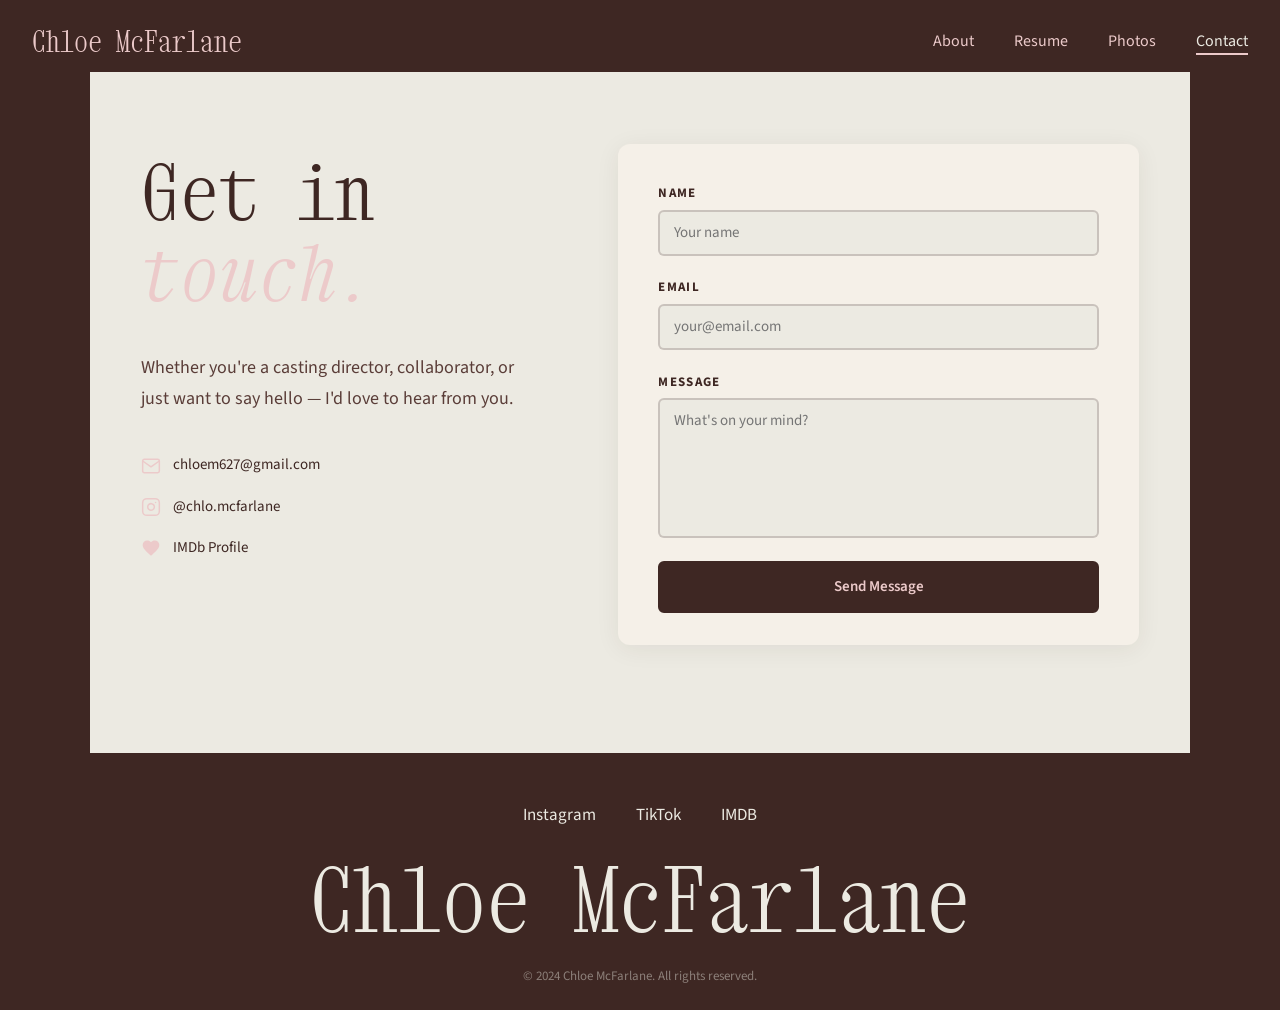
<file: contact.html>
<!doctype html>
<html lang="en">
<head>
    <title>Contact | Chloe McFarlane</title>
    <meta charset="utf-8" />
    <meta name="viewport" content="width=device-width, initial-scale=1, shrink-to-fit=no" />
    <link rel="preconnect" href="https://cdn.jsdelivr.net" crossorigin>
    <link rel="preconnect" href="https://fonts.googleapis.com">
    <link rel="preconnect" href="https://fonts.gstatic.com" crossorigin>
    <link href="https://cdn.jsdelivr.net/npm/bootstrap@5.3.2/dist/css/bootstrap.min.css" rel="stylesheet" integrity="sha384-T3c6CoIi6uLrA9TneNEoa7RxnatzjcDSCmG1MXxSR1GAsXEV/Dwwykc2MPK8M2HN" crossorigin="anonymous" />
    <link rel="stylesheet" href="/css/styles-contact.css" />
    <style>
        @import url('https://fonts.googleapis.com/css2?family=Source+Sans+3:ital,wght@0,200..900;1,200..900&family=Xanh+Mono:ital@0;1&display=swap');
    </style>
</head>
<body>

    <!-- ===================== NAV — matches index.html exactly ===================== -->
    <header>
        <nav class="navbar">

            <a class="navbar-brand" href="index.html">Chloe McFarlane</a>

            <div class="nav-menu" id="navMenu">
                <a href="index.html">About</a>
                <a href="../src/ChloeMcFarlaneResume.pdf" target="_blank">Resume</a>
                <a href="photos.html">Photos</a>
                <a href="contact.html" class="nav-active">Contact</a>
            </div>

            <button class="nav-toggle" id="navToggle" aria-label="Toggle navigation">
                <span></span>
                <span></span>
                <span></span>
            </button>

        </nav>
    </header>

    <main>
        <div class="contact-wrapper">

            <!-- Left: heading + info -->
            <div class="contact-left">
                <h1 class="contact-heading">Get in<br><em>touch.</em></h1>
                <p class="contact-sub">Whether you're a casting director, collaborator, or just want to say hello — I'd love to hear from you.</p>

                <div class="contact-details">
                    <div class="contact-detail-item">
                        <svg viewBox="0 0 24 24" fill="none" stroke-width="1.8" stroke-linecap="round" stroke-linejoin="round" aria-hidden="true">
                            <path d="M4 4h16c1.1 0 2 .9 2 2v12c0 1.1-.9 2-2 2H4c-1.1 0-2-.9-2-2V6c0-1.1.9-2 2-2z"/><polyline points="22,6 12,13 2,6"/>
                        </svg>
                        <a href="mailto:chloem627@gmail.com">chloem627@gmail.com</a>
                    </div>
                    <div class="contact-detail-item">
                        <svg viewBox="0 0 24 24" fill="none" stroke-width="1.8" stroke-linecap="round" stroke-linejoin="round" aria-hidden="true">
                            <rect x="2" y="2" width="20" height="20" rx="5" ry="5"/><path d="M16 11.37A4 4 0 1 1 12.63 8 4 4 0 0 1 16 11.37z"/><line x1="17.5" y1="6.5" x2="17.51" y2="6.5"/>
                        </svg>
                        <a href="https://www.instagram.com/chlo.mcfarlane/" target="_blank">@chlo.mcfarlane</a>
                    </div>
                    <div class="contact-detail-item">
                        <svg class="learn-heart" viewBox="0 0 24 24" aria-hidden="true">
                            <path d="M12 21.35l-1.45-1.32C5.4 15.36 2 12.28 2 8.5 2 5.42 4.42 3 7.5 3c1.74 0 3.41.81 4.5 2.09C13.09 3.81 14.76 3 16.5 3 19.58 3 22 5.42 22 8.5c0 3.78-3.4 6.86-8.55 11.54L12 21.35z"/>
                        </svg>
                        <a href="https://www.imdb.com/name/nm13423305/" target="_blank">IMDb Profile</a>
                    </div>
                </div>
            </div>

            <!-- Right: form -->
            <div class="contact-right">
                <form id="contactForm" action="https://formspree.io/f/mkgeegky" method="POST" novalidate>

                    <div class="field-group">
                        <label for="name">Name</label>
                        <input type="text" id="name" name="name" placeholder="Your name" autocomplete="name" required />
                        <span class="field-error" id="nameError">Please enter your name.</span>
                    </div>

                    <div class="field-group">
                        <label for="emailAddress">Email</label>
                        <input type="email" id="emailAddress" name="email" placeholder="your@email.com" autocomplete="email" required />
                        <span class="field-error" id="emailError">Please enter a valid email address.</span>
                    </div>

                    <div class="field-group">
                        <label for="message">Message</label>
                        <textarea id="message" name="text" placeholder="What's on your mind?" required></textarea>
                        <span class="field-error" id="messageError">Please write a message.</span>
                    </div>

                    <!-- Success / error banners — hidden until JS shows them -->
                    <div class="form-banner form-success" id="formSuccess" aria-live="polite">
                        <svg viewBox="0 0 24 24" fill="none" stroke="currentColor" stroke-width="2.5" stroke-linecap="round" stroke-linejoin="round"><polyline points="20 6 9 17 4 12"/></svg>
                        Message sent! I'll be in touch soon.
                    </div>
                    <div class="form-banner form-error" id="formError" aria-live="polite">
                        <svg viewBox="0 0 24 24" fill="none" stroke="currentColor" stroke-width="2.5" stroke-linecap="round" stroke-linejoin="round"><circle cx="12" cy="12" r="10"/><line x1="12" y1="8" x2="12" y2="12"/><line x1="12" y1="16" x2="12.01" y2="16"/></svg>
                        Something went wrong. Please try again or email me directly.
                    </div>

                    <button type="submit" id="submitBtn" class="submit-btn">
                        <span class="btn-label">Send Message</span>
                        <span class="btn-sending" aria-hidden="true">Sending…</span>
                    </button>

                </form>
            </div>

        </div>
    </main>

    <!-- ===================== FOOTER — matches index.html ===================== -->
    <footer>
        <div class="footer-wrapper">
            <ul id="socials-links">
                <li><a href="https://www.instagram.com/chlo.mcfarlane/" target="_blank">Instagram</a></li>
                <li><a href="https://www.tiktok.com/@peachyfuckenkeen?is_from_webapp=1&sender_device=pc" target="_blank">TikTok</a></li>
                <li><a href="https://www.imdb.com/name/nm13423305/" target="_blank">IMDB</a></li>
            </ul>
            <h3 id="footer-message">Chloe McFarlane</h3>
            <p class="footer-copy">&copy; 2024 Chloe McFarlane. All rights reserved.</p>
        </div>
    </footer>

    <script src="https://cdn.jsdelivr.net/npm/bootstrap@5.3.2/dist/js/bootstrap.bundle.min.js" integrity="sha384-C6RzsynM9kWDrMNeT87bh95OGNyZPhcTNXj1NW7RuBCsyN/o0jlpcV8Qyq46cDfL" crossorigin="anonymous" defer></script>
    <script src="/js/contact.js" defer></script>
</body>
</html>
</file>
<file: css/styles-contact.css>
/* ========================================
   CSS VARIABLES — COLOUR PALETTE
   Every colour on the site lives here. Change a value once
   and it updates everywhere. Add new colours here, never inline.
   (This identical block is at the top of style-index.css,
   style-photos.css and styles-contact.css — keep them in sync.)
   ======================================== */
   :root {
    /* ---- Brand palette ---- */
    --espresso:       #3E2723;   /* primary dark brown — nav, footer, buttons, headings */
    --cream:          #ECEAE2;   /* page background / light text on dark */
    --blush:          #eccaca;   /* signature pink — nav links, accents */
    --blush-mid:      #e0bfbf;   /* scrollbar track */
    --blush-deep:     #d4b5b5;   /* image placeholder, button pressed state */
    --orchid:         #e6a8c8;   /* hero name */
    --cocoa:          #5a3d38;   /* soft body copy */
    --burgundy:       #510f0f;   /* testimonials background */
    --crimson:        #7f1d1d;   /* accent borders, errors, hover states */
    --crimson-bright: #8b1a16;   /* text-link hover */
    --brick:          #c6302c;   /* project card tint base */
    --sand:           #e0d8ce;   /* photo tile placeholder */
    --parchment:      #f5f0e8;   /* contact form card */
    --white:          #fff;      /* lightbox controls */

    /* ---- Derived tints & shadows (built from the palette above) ---- */
    --blush-muted:      color-mix(in srgb, var(--blush) 65%, transparent);   /* testimonial citation */
    --blush-dim:        color-mix(in srgb, var(--blush) 30%, transparent);   /* inactive carousel dot */
    --blush-faint:      color-mix(in srgb, var(--blush) 15%, transparent);   /* carousel arrow hover */
    --blush-wash:       color-mix(in srgb, var(--blush) 35%, transparent);   /* form success background */
    --blush-glow:       color-mix(in srgb, var(--blush) 40%, transparent);   /* input focus ring */
    --cream-muted:      color-mix(in srgb, var(--cream) 45%, transparent);   /* footer copyright */
    --brick-tint:       color-mix(in srgb, var(--brick) 4%, transparent);    /* project cards */
    --crimson-tint:     color-mix(in srgb, var(--crimson) 8%, transparent);  /* form error background */
    --crimson-border:   color-mix(in srgb, var(--crimson) 25%, transparent); /* form error border */
    --espresso-muted:   color-mix(in srgb, var(--espresso) 45%, transparent);/* inactive filter button */
    --espresso-glass:   color-mix(in srgb, var(--espresso) 70%, transparent);/* "View" button on photos */
    --border-subtle:    color-mix(in srgb, var(--espresso) 14%, transparent);/* learn-more card border */
    --border-input:     color-mix(in srgb, var(--espresso) 20%, transparent);/* form field border */
    --shadow-soft:      color-mix(in srgb, var(--espresso) 8%, transparent);
    --shadow-form:      color-mix(in srgb, var(--espresso) 7%, transparent);
    --shadow-card:      color-mix(in srgb, var(--espresso) 12%, transparent);
    --shadow-btn:       color-mix(in srgb, black 20%, transparent);
    --shadow-drawer:    color-mix(in srgb, black 25%, transparent);
    --shadow-photo:     color-mix(in srgb, black 60%, transparent);          /* lightbox image */
    --scrim:            color-mix(in srgb, black 90%, transparent);          /* lightbox backdrop */
    --white-faint:      color-mix(in srgb, var(--white) 8%, transparent);    /* lightbox button */
    --white-soft:       color-mix(in srgb, var(--white) 18%, transparent);   /* lightbox button hover */
    --white-border:     color-mix(in srgb, var(--white) 22%, transparent);   /* lightbox button border */
}

/* ========================================
   FONTS & KEYFRAMES
   ======================================== */
   @keyframes fadeInUp { from { opacity: 0; transform: translateY(20px); } to { opacity: 1; transform: translateY(0); } }
   @keyframes spin     { to { transform: rotate(360deg); } }
   
   /* ========================================
      RESET & BASE
      ======================================== */
   *, *::before, *::after { margin: 0; padding: 0; box-sizing: border-box; }
   
   body {
       font-family: "Source Sans 3", sans-serif;
       background-color: var(--espresso);
       color: var(--espresso);
       line-height: 1.5;
   }
   
   img  { display: block; border-radius: 8px; }
   a    { color: inherit; text-decoration: none; }
   p    { margin: 0; }
   ul   { list-style: none; padding: 0; margin: 0; }
   main { margin-top: 72px; }
   
   /* ========================================
      NAVIGATION — copied 1:1 from style-index.css
      ======================================== */
   .navbar {
       position: fixed;
       top: 0; left: 0; right: 0;
       z-index: 100;
       background-color: var(--espresso);
       padding: 1rem 2rem;
       height: 72px;
       display: flex;
       align-items: center;
       justify-content: space-between;
   }
   
   .navbar-brand {
       font-family: "Xanh Mono", monospace;
       font-size: clamp(20px, 2.5vw, 28px);
       color: var(--blush);
       text-decoration: none;
       white-space: nowrap;
       transition: color 0.3s ease;
   }
   .navbar-brand:hover { color: var(--cream); }
   
   .nav-menu {
       display: flex;
       gap: 2.5rem;
       align-items: center;
       margin-left: auto;
   }
   
   .nav-menu a {
       font-family: "Source Sans 3", sans-serif;
       font-size: 16px;
       color: var(--blush);
       text-decoration: none;
       position: relative;
       padding-bottom: 2px;
       transition: color 0.25s ease;
   }
   .nav-menu a::after {
       content: '';
       position: absolute;
       left: 0; bottom: 0;
       width: 100%; height: 2px;
       background-color: var(--blush);
       transform: scaleX(0);
       transition: transform 280ms ease;
   }
   .nav-menu a:hover           { color: var(--cream); }
   .nav-menu a:hover::after    { transform: scaleX(1); }
   
   /* Active page indicator */
   .nav-active {
       color: var(--cream) !important;
   }
   .nav-active::after {
       transform: scaleX(1) !important;
   }
   
   /* Hamburger */
   .nav-toggle {
       display: none;
       flex-direction: column;
       gap: 5px;
       background: none;
       border: none;
       cursor: pointer;
       padding: 8px;
       z-index: 101;
   }
   .nav-toggle span {
       display: block;
       width: 24px; height: 2px;
       background-color: var(--blush);
       transition: all 0.3s ease;
       border-radius: 2px;
   }
   .nav-toggle.active span:nth-child(1) { transform: rotate(45deg) translate(5px, 5px); }
   .nav-toggle.active span:nth-child(2) { opacity: 0; }
   .nav-toggle.active span:nth-child(3) { transform: rotate(-45deg) translate(5px, -5px); }
   
   /* ========================================
      CONTACT LAYOUT
      Two columns: left = heading + info, right = form
      ======================================== */

    .main{
        background-color: var(--cream);
    }
   .contact-wrapper {
        background-color: var(--cream);
       display: flex;
       flex-direction: row;
       align-items: flex-start;
       gap: 6vw;
       max-width: 1100px;
       margin: 0 auto;
       padding: 8vh 4vw 12vh;
       animation: fadeInUp 0.7s ease-out both;
   }
   
   /* ========================================
      LEFT COLUMN
      ======================================== */
   .contact-left {
       flex: 1;
       display: flex;
       flex-direction: column;
       gap: 2rem;
       padding-top: 0.5rem;
   }
   
   .contact-heading {
       font-family: "Xanh Mono", monospace;
       font-size: clamp(40px, 6vw, 80px);
       line-height: 1.05;
       color: var(--espresso);
   }
   .contact-heading em {
       color: var(--blush);
       font-style: italic;
   }
   
   .contact-sub {
       font-size: clamp(15px, 1.5vw, 18px);
       color: var(--cocoa);
       line-height: 1.7;
       max-width: 380px;
   }
   
   /* Contact detail rows */
   .contact-details {
       display: flex;
       flex-direction: column;
       gap: 1.1rem;
       margin-top: 0.5rem;
   }
   
   .contact-detail-item {
       display: flex;
       align-items: center;
       gap: 0.75rem;
   }
   .contact-detail-item svg {
       width: 20px; height: 20px;
       flex-shrink: 0;
   }
   .contact-detail-item svg:not(.learn-heart) { stroke: var(--blush); }
   .contact-detail-item .learn-heart path     { fill: var(--blush); }
   .contact-detail-item a {
       font-size: 15px;
       color: var(--espresso);
       text-decoration: none;
       position: relative;
       padding-bottom: 1px;
       transition: color 0.25s ease;
   }
   .contact-detail-item a::after {
       content: '';
       position: absolute;
       left: 0; bottom: 0;
       width: 100%; height: 1px;
       background-color: var(--espresso);
       transform: scaleX(0);
       transition: transform 280ms ease;
   }
   .contact-detail-item a:hover            { color: var(--crimson); }
   .contact-detail-item a:hover::after     { transform: scaleX(1); }
   
   /* ========================================
      RIGHT COLUMN — FORM
      ======================================== */
   .contact-right {
       flex: 1.1;
       background-color: var(--parchment);
       border-radius: 12px;
       padding: 2.5rem 2.5rem 2rem;
       box-shadow: 0 4px 24px var(--shadow-form);
   }
   
   /* Field groups */
   .field-group {
       display: flex;
       flex-direction: column;
       gap: 6px;
       margin-bottom: 1.4rem;
   }
   
   .field-group label {
       font-family: "Source Sans 3", sans-serif;
       font-size: 13px;
       font-weight: 700;
       letter-spacing: 0.1em;
       text-transform: uppercase;
       color: var(--espresso);
   }
   
   .field-group input,
   .field-group textarea {
       font-family: "Source Sans 3", sans-serif;
       font-size: 15px;
       color: var(--espresso);
       background-color: var(--cream);
       border: 2px solid var(--border-input);
       border-radius: 6px;
       padding: 10px 14px;
       width: 100%;
       transition: border-color 0.25s ease, box-shadow 0.25s ease;
       outline: none;
       resize: none;
   }
   
   .field-group textarea {
       height: 140px;
   }
   
   .field-group input:focus,
   .field-group textarea:focus {
       border-color: var(--espresso);
       box-shadow: 0 0 0 3px var(--blush-glow);
   }
   
   /* Validation error state */
   .field-group input.invalid,
   .field-group textarea.invalid {
       border-color: var(--crimson);
   }
   
   .field-error {
       font-size: 12px;
       color: var(--crimson);
       display: none;
   }
   .field-error.visible { display: block; }
   
   /* ========================================
      FORM BANNERS (success / error)
      ======================================== */
   .form-banner {
       display: none;
       align-items: center;
       gap: 10px;
       padding: 12px 16px;
       border-radius: 6px;
       font-size: 14px;
       font-weight: 500;
       margin-bottom: 1.25rem;
   }
   .form-banner.visible { display: flex; }
   .form-banner svg { width: 18px; height: 18px; flex-shrink: 0; }
   
   .form-success {
       background-color: var(--blush-wash);
       color: var(--espresso);
       border: 1px solid var(--blush);
   }
   .form-error {
       background-color: var(--crimson-tint);
       color: var(--crimson);
       border: 1px solid var(--crimson-border);
   }
   
   /* ========================================
      SUBMIT BUTTON
      ======================================== */
   .submit-btn {
       width: 100%;
       padding: 13px 24px;
       background-color: var(--espresso);
       color: var(--blush);
       border: 2px solid var(--espresso);
       border-radius: 6px;
       font-family: "Source Sans 3", sans-serif;
       font-size: 15px;
       font-weight: 600;
       cursor: pointer;
       transition: background 0.25s ease, color 0.25s ease, border-color 0.25s ease;
       position: relative;
       overflow: hidden;
   }
   .submit-btn:hover:not(:disabled) {
       background-color: var(--blush);
       color: var(--espresso);
       border-color: var(--espresso);
   }
   .submit-btn:disabled {
       opacity: 0.65;
       cursor: not-allowed;
   }
   
   /* Show/hide label vs sending text */
   .btn-sending { display: none; }
   .submit-btn.sending .btn-label  { display: none; }
   .submit-btn.sending .btn-sending { display: inline; }
   
   /* ========================================
      FOOTER — copied 1:1 from style-index.css
      ======================================== */
   footer {
       background-color: var(--espresso);
       padding: 40px 20px 24px;
       color: var(--cream);
       text-align: center;
   }
   
   .footer-wrapper {
       display: flex;
       flex-direction: column;
       align-items: center;
       gap: 16px;
   }
   
   #socials-links {
       display: flex;
       justify-content: center;
       gap: 40px;
       padding: 10px 0;
   }
   
   #socials-links li a {
       color: var(--cream);
       font-size: 17px;
       text-decoration: none;
       position: relative;
       transition: color 0.25s ease;
   }
   #socials-links li a::after {
       content: '';
       position: absolute;
       left: 0; bottom: -1px;
       width: 100%; height: 2px;
       background-color: var(--cream);
       transform: scaleX(0);
       transition: transform 280ms ease;
   }
   #socials-links li a:hover::after { transform: scaleX(1); }
   
   #footer-message {
       font-family: "Xanh Mono", monospace;
       font-size: clamp(36px, 7vw, 88px);
       line-height: 1;
       color: var(--cream);
   }
   
   .footer-copy {
       font-size: 13px;
       color: var(--cream-muted);
       margin: 0;
   }
   
   /* ========================================
      RESPONSIVE — TABLET
      ======================================== */
   @media (max-width: 900px) {
       .contact-wrapper { gap: 4vw; padding: 6vh 4vw 10vh; }
   }
   
   /* ========================================
      RESPONSIVE — MOBILE
      ======================================== */
@media (max-width: 680px) {

     /* Nav */
     .navbar { padding: 1rem; }
     .nav-toggle { display: flex; }
     .nav-menu {
          position: fixed;
          top: 72px; left: -100%;
          width: 100%; 
          max-width: 400px; /* Increased max-width */
          height: 100vh;
          background-color: var(--espresso);
          flex-direction: column;
          align-items: flex-start;
          padding: 2rem;
          gap: 2rem;
          transition: left 0.3s ease;
          z-index: 1000;
          box-shadow: 4px 0 16px var(--shadow-drawer);
          margin-left: 0;
     }
     .nav-menu.active  { left: 0; }
     .nav-menu a       { font-size: 20px; } /* Increased font size */

     /* Contact layout — stacked */
     .contact-wrapper {
          flex-direction: column;
          padding: 5vh 5vw 10vh;
          gap: 4rem; /* Increased gap */
     }

     .contact-right {
          width: 100%;
          padding: 2rem;
     }

     .contact-heading { font-size: clamp(40px, 12vw, 60px); } /* Increased font size */


     #socials-links { gap: 30px; } /* Increased gap */
     #footer-message { font-size: 45px; } /* Increased font size */
}
</file>
